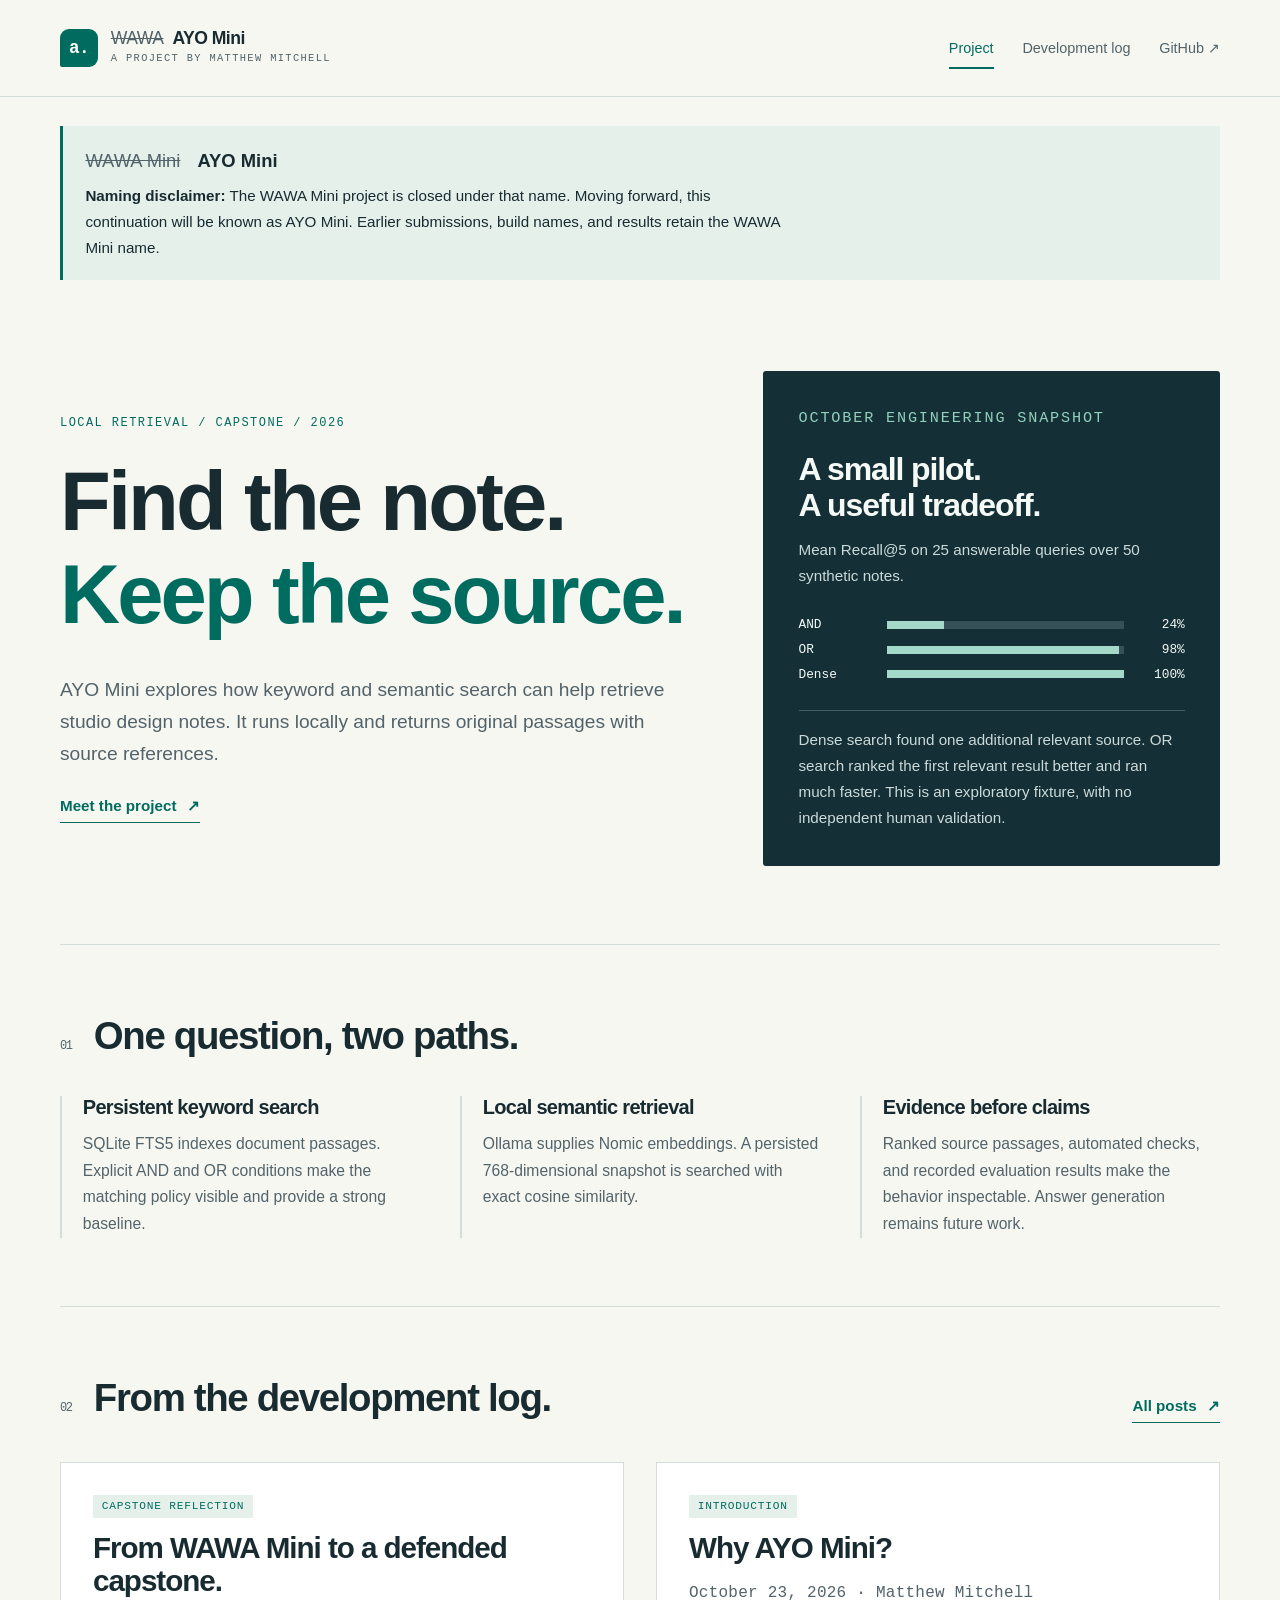
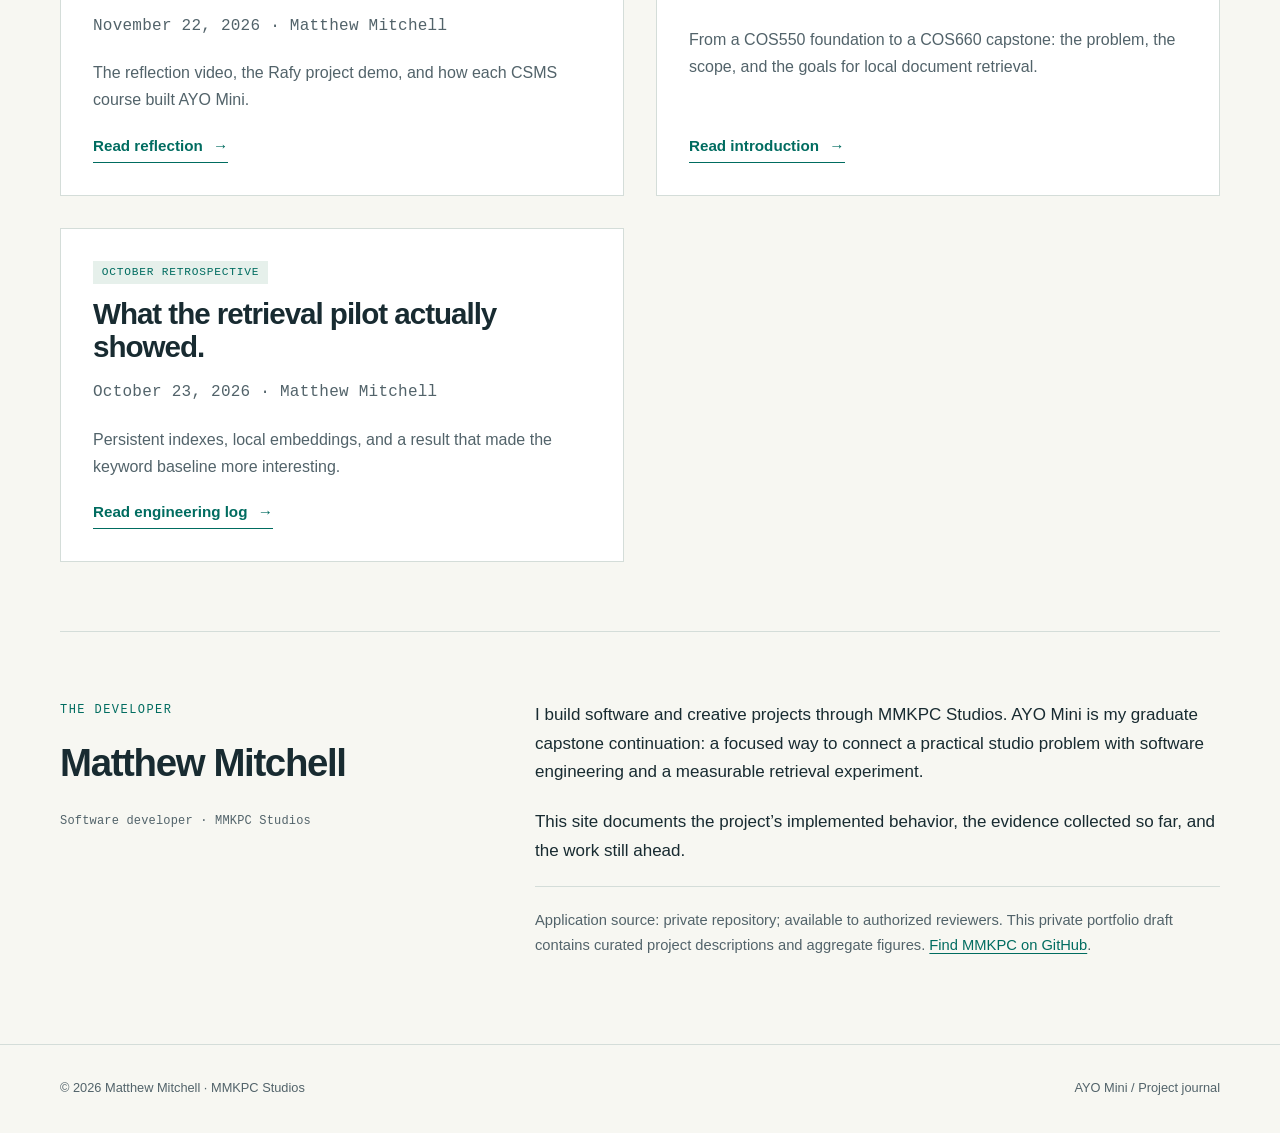
<file: index.html>
<!doctype html>
<html lang="en">
<head>
  <meta charset="utf-8">
  <meta name="viewport" content="width=device-width, initial-scale=1">
  <meta name="description" content="AYO Mini, formerly WAWA Mini: a local document-retrieval capstone by Matthew Mitchell. System design, measured results, and development notes.">
  <meta name="theme-color" content="#142f35">
  <title>AYO Mini — Matthew Mitchell</title>
  <link rel="stylesheet" href="assets/styles.css">
</head>
<body>
  <a class="skip" href="#main">Skip to content</a>
  <header class="site-header">
    <div class="wrap header-inner">
      <a class="brand" href="index.html" aria-label="AYO Mini home, formerly WAWA Mini"><span class="brand-mark" aria-hidden="true">a.</span><span><s>WAWA</s> AYO Mini<small>A project by Matthew Mitchell</small></span></a>
      <nav class="site-nav" aria-label="Main navigation"><a href="index.html" aria-current="page">Project</a><a href="posts/index.html">Development log</a><a href="https://github.com/MMKPC">GitHub ↗</a></nav>
    </div>
  </header>
  <main id="main" class="wrap" tabindex="-1">
    <aside class="naming-note" role="note" aria-label="Project naming disclaimer">
      <p class="rename-title"><s>WAWA Mini</s> <strong>AYO Mini</strong></p>
      <p><strong>Naming disclaimer:</strong> The WAWA Mini project is closed under that name. Moving forward, this continuation will be known as AYO Mini. Earlier submissions, build names, and results retain the WAWA Mini name.</p>
    </aside>
    <section class="hero" aria-labelledby="hero-title">
      <div>
        <p class="eyebrow">Local retrieval / Capstone / 2026</p>
        <h1 id="hero-title">Find the note.<br><em>Keep the source.</em></h1>
        <p class="lede">AYO Mini explores how keyword and semantic search can help retrieve studio design notes. It runs locally and returns original passages with source references.</p>
        <a class="text-link" href="posts/introducing-wawa-mini.html">Meet the project <span aria-hidden="true">↗</span></a>
      </div>
      <aside class="study-card" aria-labelledby="pilot-title">
        <p class="eyebrow">October engineering snapshot</p>
        <h2 id="pilot-title">A small pilot.<br>A useful tradeoff.</h2>
        <p>Mean Recall@5 on 25 answerable queries over 50 synthetic notes.</p>
        <div class="signal" role="img" aria-label="Recall at 5: AND 24 percent, OR 98 percent, dense 100 percent">
          <div class="signal-row" aria-hidden="true"><span>AND</span><div class="signal-track"><div class="signal-fill" style="width:24%"></div></div><span>24%</span></div>
          <div class="signal-row" aria-hidden="true"><span>OR</span><div class="signal-track"><div class="signal-fill" style="width:98%"></div></div><span>98%</span></div>
          <div class="signal-row" aria-hidden="true"><span>Dense</span><div class="signal-track"><div class="signal-fill" style="width:100%"></div></div><span>100%</span></div>
        </div>
        <p class="study-note">Dense search found one additional relevant source. OR search ranked the first relevant result better and ran much faster. This is an exploratory fixture, with no independent human validation.</p>
      </aside>
    </section>
    <section class="section" aria-labelledby="system-title">
      <div class="section-heading"><h2 id="system-title"><span class="section-number">01</span> One question, two paths.</h2></div>
      <div class="overview">
        <article><h3>Persistent keyword search</h3><p>SQLite FTS5 indexes document passages. Explicit AND and OR conditions make the matching policy visible and provide a strong baseline.</p></article>
        <article><h3>Local semantic retrieval</h3><p>Ollama supplies Nomic embeddings. A persisted 768-dimensional snapshot is searched with exact cosine similarity.</p></article>
        <article><h3>Evidence before claims</h3><p>Ranked source passages, automated checks, and recorded evaluation results make the behavior inspectable. Answer generation remains future work.</p></article>
      </div>
    </section>
    <section class="section" aria-labelledby="journal-title">
      <div class="section-heading"><h2 id="journal-title"><span class="section-number">02</span> From the development log.</h2><a class="text-link" href="posts/index.html">All posts <span aria-hidden="true">↗</span></a></div>
      <div class="journal-grid">
        <article class="entry-card"><span class="topic">Capstone reflection</span><h3><a href="posts/capstone-reflection.html">From WAWA Mini to a defended capstone.</a></h3><p class="meta"><time datetime="2026-11-22">November 22, 2026</time> · Matthew Mitchell</p><p>The reflection video, the Rafy project demo, and how each CSMS course built AYO Mini.</p><a class="text-link" href="posts/capstone-reflection.html">Read reflection <span aria-hidden="true">→</span></a></article>
        <article class="entry-card"><span class="topic">Introduction</span><h3><a href="posts/introducing-wawa-mini.html">Why AYO Mini?</a></h3><p class="meta"><time datetime="2026-10-23">October 23, 2026</time> · Matthew Mitchell</p><p>From a COS550 foundation to a COS660 capstone: the problem, the scope, and the goals for local document retrieval.</p><a class="text-link" href="posts/introducing-wawa-mini.html">Read introduction <span aria-hidden="true">→</span></a></article>
        <article class="entry-card"><span class="topic">October retrospective</span><h3><a href="posts/building-local-retrieval.html">What the retrieval pilot actually showed.</a></h3><p class="meta"><time datetime="2026-10-23">October 23, 2026</time> · Matthew Mitchell</p><p>Persistent indexes, local embeddings, and a result that made the keyword baseline more interesting.</p><a class="text-link" href="posts/building-local-retrieval.html">Read engineering log <span aria-hidden="true">→</span></a></article>
      </div>
    </section>
    <section class="section about" aria-labelledby="about-title">
      <div><p class="eyebrow">The developer</p><h2 id="about-title">Matthew Mitchell</h2><p class="meta">Software developer · MMKPC Studios</p></div>
      <div><p>I build software and creative projects through MMKPC Studios. AYO Mini is my graduate capstone continuation: a focused way to connect a practical studio problem with software engineering and a measurable retrieval experiment.</p><p>This site documents the project’s implemented behavior, the evidence collected so far, and the work still ahead.</p><p class="access-note">Application source: private repository; available to authorized reviewers. This private portfolio draft contains curated project descriptions and aggregate figures. <a href="https://github.com/MMKPC">Find MMKPC on GitHub</a>.</p></div>
    </section>
  </main>
  <footer class="site-footer"><div class="wrap footer-inner"><p>© 2026 Matthew Mitchell · MMKPC Studios</p><p>AYO Mini / Project journal</p></div></footer>
</body>
</html>
</file>
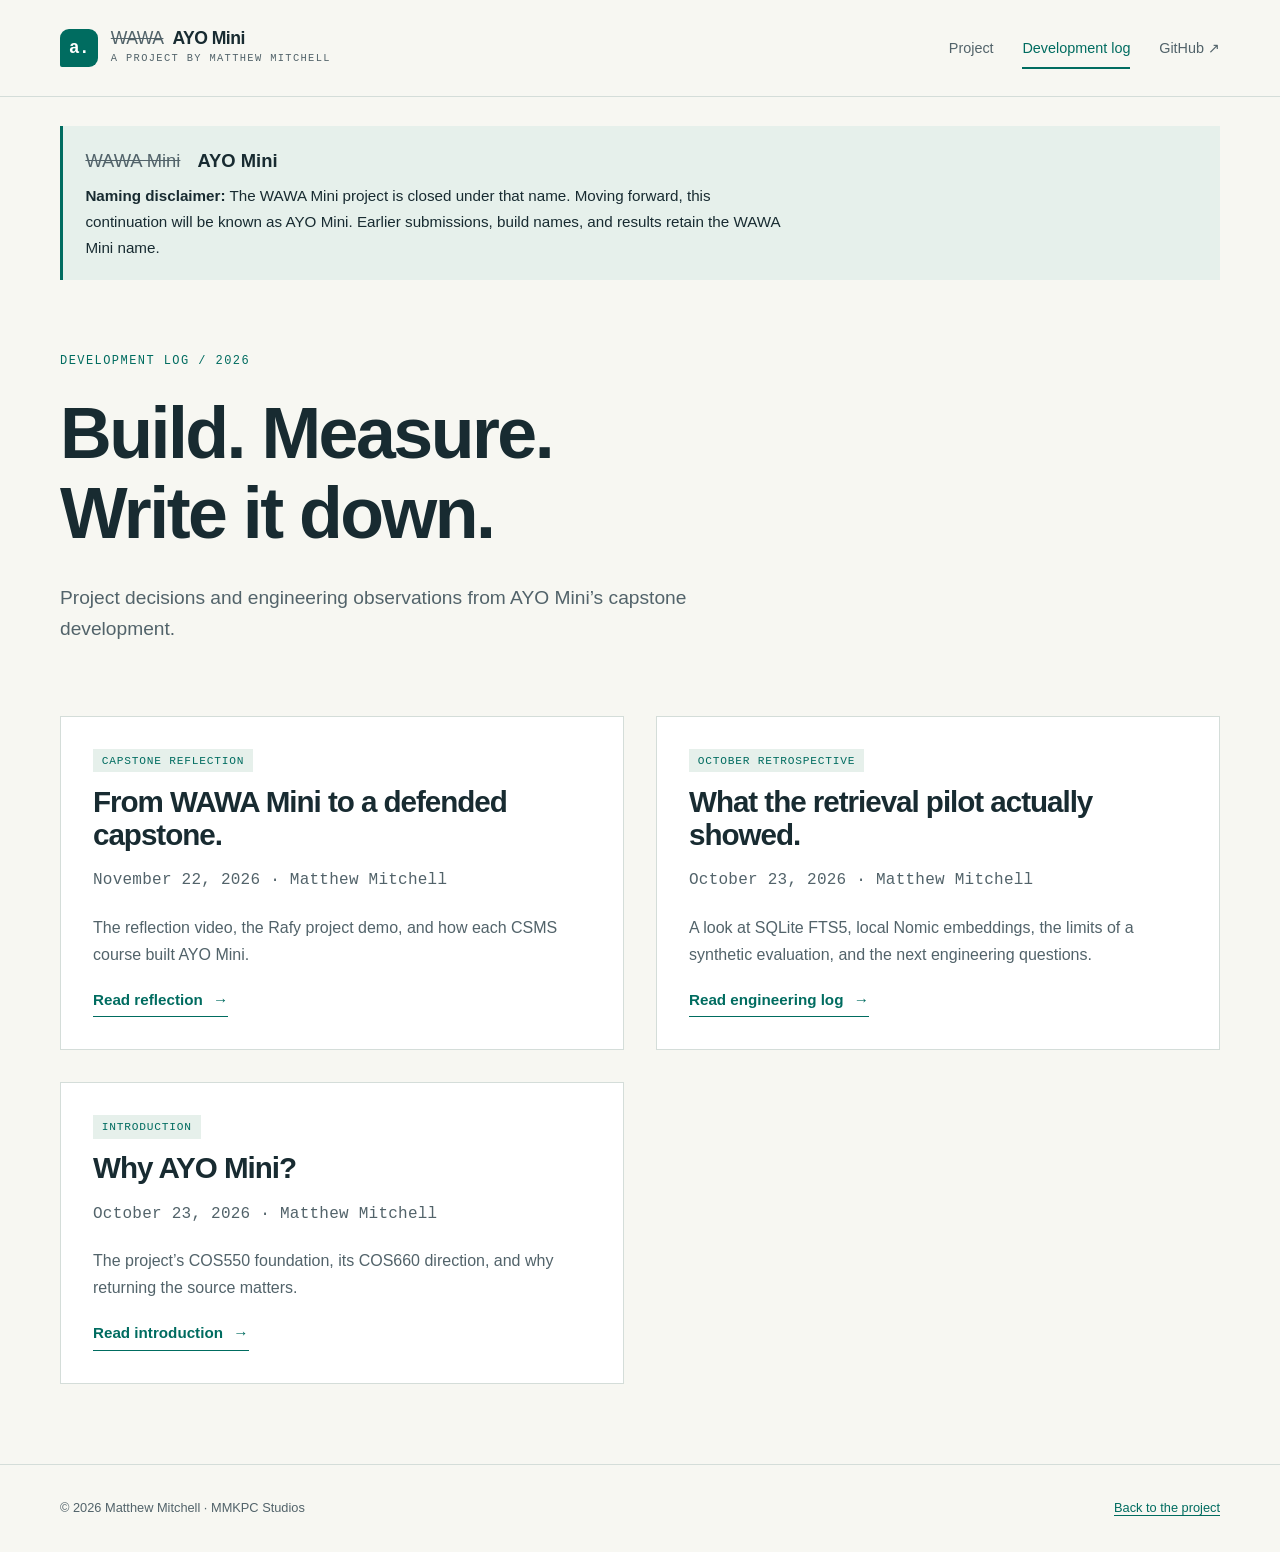
<file: posts/index.html>
<!doctype html>
<html lang="en">
<head>
  <meta charset="utf-8">
  <meta name="viewport" content="width=device-width, initial-scale=1">
  <meta name="description" content="Development notes and monthly retrospectives for AYO Mini, formerly WAWA Mini, a local document-retrieval capstone by Matthew Mitchell.">
  <meta name="theme-color" content="#142f35">
  <title>Development Log — AYO Mini</title>
  <link rel="stylesheet" href="../assets/styles.css">
</head>
<body>
  <a class="skip" href="#main">Skip to content</a>
  <header class="site-header"><div class="wrap header-inner"><a class="brand" href="../index.html" aria-label="AYO Mini home, formerly WAWA Mini"><span class="brand-mark" aria-hidden="true">a.</span><span><s>WAWA</s> AYO Mini<small>A project by Matthew Mitchell</small></span></a><nav class="site-nav" aria-label="Main navigation"><a href="../index.html">Project</a><a href="index.html" aria-current="page">Development log</a><a href="https://github.com/MMKPC">GitHub ↗</a></nav></div></header>
  <main id="main" class="wrap archive" tabindex="-1">
    <aside class="naming-note" role="note" aria-label="Project naming disclaimer">
      <p class="rename-title"><s>WAWA Mini</s> <strong>AYO Mini</strong></p>
      <p><strong>Naming disclaimer:</strong> The WAWA Mini project is closed under that name. Moving forward, this continuation will be known as AYO Mini. Earlier submissions, build names, and results retain the WAWA Mini name.</p>
    </aside>
    <div class="page-header"><p class="eyebrow">Development log / 2026</p><h1>Build. Measure.<br>Write it down.</h1><p class="lede">Project decisions and engineering observations from AYO Mini’s capstone development.</p></div>
    <div class="journal-grid">
      <article class="entry-card"><span class="topic">Capstone reflection</span><h3><a href="capstone-reflection.html">From WAWA Mini to a defended capstone.</a></h3><p class="meta"><time datetime="2026-11-22">November 22, 2026</time> · Matthew Mitchell</p><p>The reflection video, the Rafy project demo, and how each CSMS course built AYO Mini.</p><a class="text-link" href="capstone-reflection.html">Read reflection <span aria-hidden="true">→</span></a></article>
      <article class="entry-card"><span class="topic">October retrospective</span><h3><a href="building-local-retrieval.html">What the retrieval pilot actually showed.</a></h3><p class="meta"><time datetime="2026-10-23">October 23, 2026</time> · Matthew Mitchell</p><p>A look at SQLite FTS5, local Nomic embeddings, the limits of a synthetic evaluation, and the next engineering questions.</p><a class="text-link" href="building-local-retrieval.html">Read engineering log <span aria-hidden="true">→</span></a></article>
      <article class="entry-card"><span class="topic">Introduction</span><h3><a href="introducing-wawa-mini.html">Why AYO Mini?</a></h3><p class="meta"><time datetime="2026-10-23">October 23, 2026</time> · Matthew Mitchell</p><p>The project’s COS550 foundation, its COS660 direction, and why returning the source matters.</p><a class="text-link" href="introducing-wawa-mini.html">Read introduction <span aria-hidden="true">→</span></a></article>
    </div>
  </main>
  <footer class="site-footer"><div class="wrap footer-inner"><p>© 2026 Matthew Mitchell · MMKPC Studios</p><p><a href="../index.html">Back to the project</a></p></div></footer>
</body>
</html>
</file>
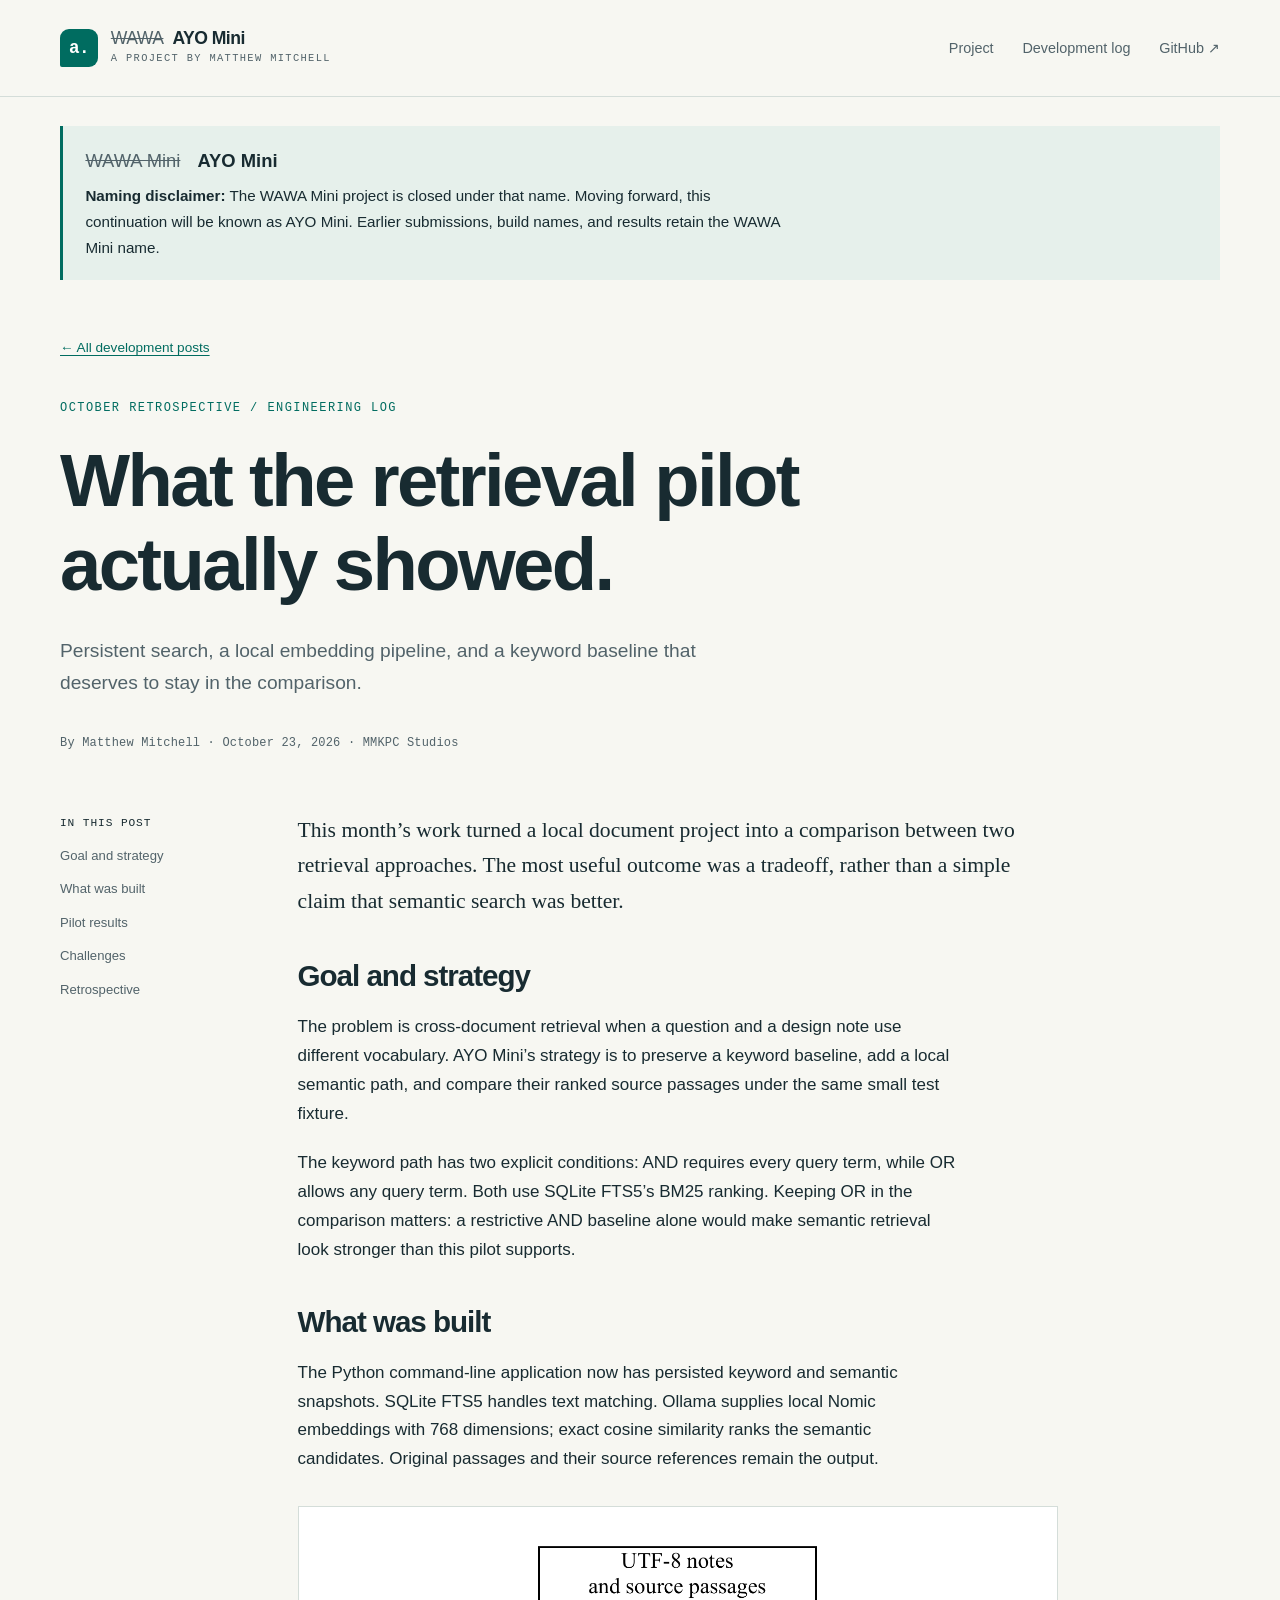
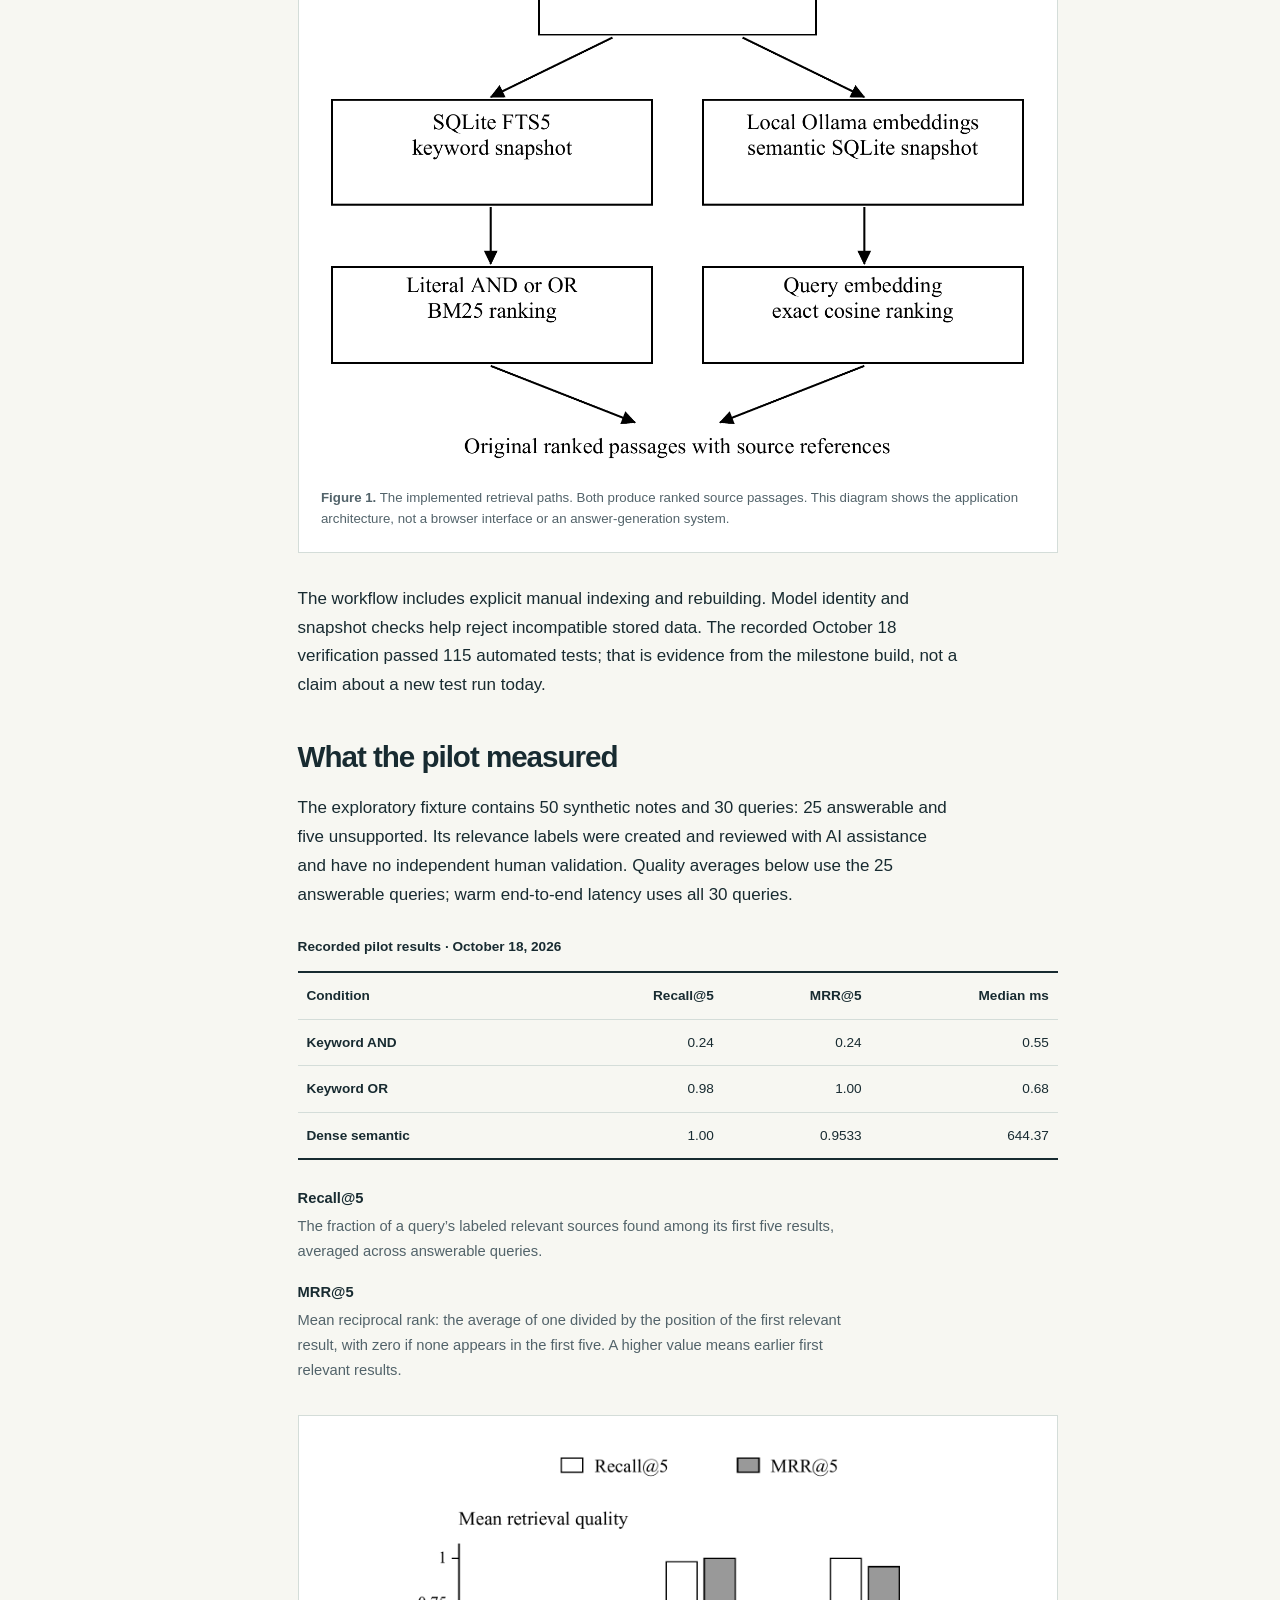
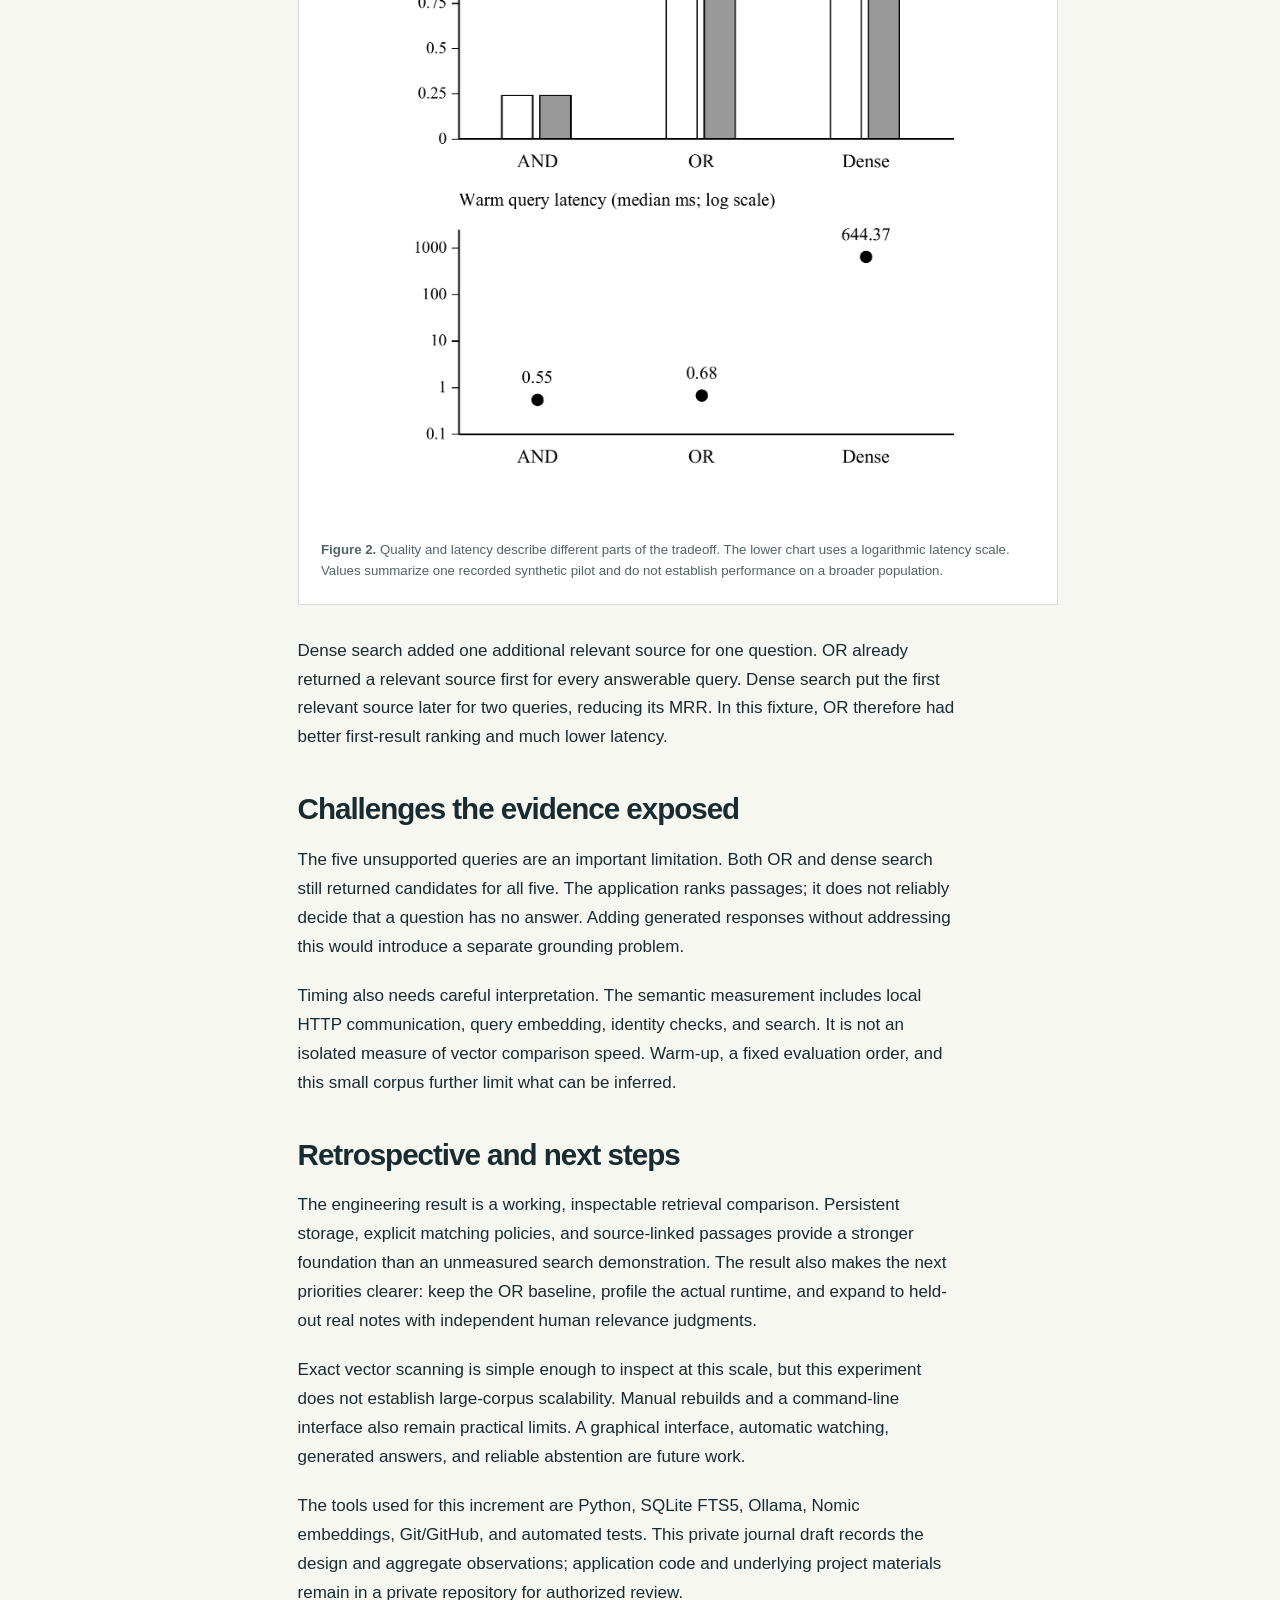
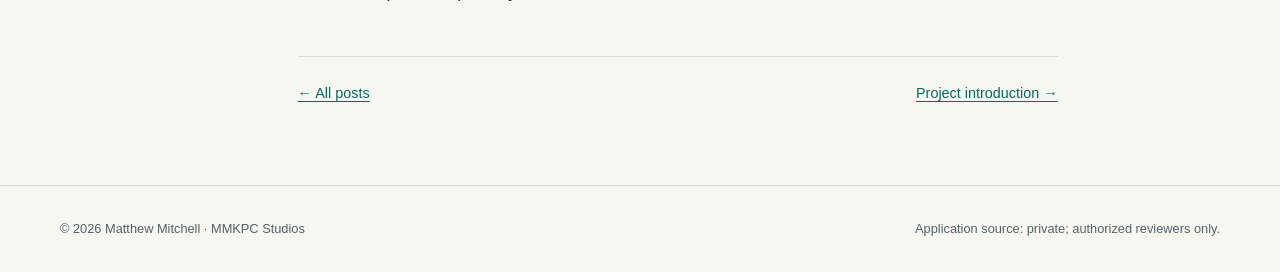
<file: posts/building-local-retrieval.html>
<!doctype html>
<html lang="en">
<head>
  <meta charset="utf-8">
  <meta name="viewport" content="width=device-width, initial-scale=1">
  <meta name="description" content="October AYO Mini retrospective, continuing WAWA Mini: persistent SQLite search, local embeddings, synthetic pilot results, and the limits of the evidence.">
  <meta name="theme-color" content="#142f35">
  <title>What the Retrieval Pilot Actually Showed — AYO Mini</title>
  <link rel="stylesheet" href="../assets/styles.css">
</head>
<body>
  <a class="skip" href="#main">Skip to content</a>
  <header class="site-header"><div class="wrap header-inner"><a class="brand" href="../index.html" aria-label="AYO Mini home, formerly WAWA Mini"><span class="brand-mark" aria-hidden="true">a.</span><span><s>WAWA</s> AYO Mini<small>A project by Matthew Mitchell</small></span></a><nav class="site-nav" aria-label="Main navigation"><a href="../index.html">Project</a><a href="index.html">Development log</a><a href="https://github.com/MMKPC">GitHub ↗</a></nav></div></header>
  <main id="main" class="wrap" tabindex="-1">
    <aside class="naming-note" role="note" aria-label="Project naming disclaimer">
      <p class="rename-title"><s>WAWA Mini</s> <strong>AYO Mini</strong></p>
      <p><strong>Naming disclaimer:</strong> The WAWA Mini project is closed under that name. Moving forward, this continuation will be known as AYO Mini. Earlier submissions, build names, and results retain the WAWA Mini name.</p>
    </aside>
    <header class="article-header"><a class="breadcrumb" href="index.html">← All development posts</a><p class="eyebrow">October retrospective / Engineering log</p><h1>What the retrieval pilot actually showed.</h1><p class="lede">Persistent search, a local embedding pipeline, and a keyword baseline that deserves to stay in the comparison.</p><p class="meta">By Matthew Mitchell · <time datetime="2026-10-23">October 23, 2026</time> · MMKPC Studios</p></header>
    <div class="article-layout">
      <aside class="article-aside" aria-label="On this page"><strong>In this post</strong><a href="#goal">Goal and strategy</a><a href="#implementation">What was built</a><a href="#results">Pilot results</a><a href="#challenges">Challenges</a><a href="#retrospective">Retrospective</a></aside>
      <article class="article-body" aria-label="October engineering retrospective">
        <p class="opening">This month’s work turned a local document project into a comparison between two retrieval approaches. The most useful outcome was a tradeoff, rather than a simple claim that semantic search was better.</p>
        <h2 id="goal">Goal and strategy</h2>
        <p>The problem is cross-document retrieval when a question and a design note use different vocabulary. AYO Mini’s strategy is to preserve a keyword baseline, add a local semantic path, and compare their ranked source passages under the same small test fixture.</p>
        <p>The keyword path has two explicit conditions: AND requires every query term, while OR allows any query term. Both use SQLite FTS5’s BM25 ranking. Keeping OR in the comparison matters: a restrictive AND baseline alone would make semantic retrieval look stronger than this pilot supports.</p>
        <h2 id="implementation">What was built</h2>
        <p>The Python command-line application now has persisted keyword and semantic snapshots. SQLite FTS5 handles text matching. Ollama supplies local Nomic embeddings with 768 dimensions; exact cosine similarity ranks the semantic candidates. Original passages and their source references remain the output.</p>
        <figure><img src="../assets/architecture.png" width="1400" height="1056" alt="Document passages split into SQLite FTS5 keyword indexing and local Ollama semantic indexing. AND or OR with BM25 and query embeddings with exact cosine ranking both return ranked original passages with source references." loading="lazy" decoding="async"><figcaption><strong>Figure 1.</strong> The implemented retrieval paths. Both produce ranked source passages. This diagram shows the application architecture, not a browser interface or an answer-generation system.</figcaption></figure>
        <p>The workflow includes explicit manual indexing and rebuilding. Model identity and snapshot checks help reject incompatible stored data. The recorded October 18 verification passed 115 automated tests; that is evidence from the milestone build, not a claim about a new test run today.</p>
        <h2 id="results">What the pilot measured</h2>
        <p>The exploratory fixture contains 50 synthetic notes and 30 queries: 25 answerable and five unsupported. Its relevance labels were created and reviewed with AI assistance and have no independent human validation. Quality averages below use the 25 answerable queries; warm end-to-end latency uses all 30 queries.</p>
        <table class="results-table"><caption>Recorded pilot results · October 18, 2026</caption><thead><tr><th scope="col">Condition</th><th scope="col">Recall@5</th><th scope="col">MRR@5</th><th scope="col">Median ms</th></tr></thead><tbody><tr><th scope="row">Keyword AND</th><td>0.24</td><td>0.24</td><td>0.55</td></tr><tr><th scope="row">Keyword OR</th><td>0.98</td><td>1.00</td><td>0.68</td></tr><tr><th scope="row">Dense semantic</th><td>1.00</td><td>0.9533</td><td>644.37</td></tr></tbody></table>
        <dl class="result-definitions"><dt>Recall@5</dt><dd>The fraction of a query’s labeled relevant sources found among its first five results, averaged across answerable queries.</dd><dt>MRR@5</dt><dd>Mean reciprocal rank: the average of one divided by the position of the first relevant result, with zero if none appears in the first five. A higher value means earlier first relevant results.</dd></dl>
        <figure class="results"><img src="../assets/tradeoff.png" width="1400" height="1589" alt="Recall at 5 and MRR at 5 are both 0.24 for AND; OR scores 0.98 and 1.00; dense scores 1.00 and approximately 0.9533. Median warm latency is 0.55, 0.68, and 644.37 milliseconds, respectively, shown on a logarithmic axis." loading="lazy" decoding="async"><figcaption><strong>Figure 2.</strong> Quality and latency describe different parts of the tradeoff. The lower chart uses a logarithmic latency scale. Values summarize one recorded synthetic pilot and do not establish performance on a broader population.</figcaption></figure>
        <p>Dense search added one additional relevant source for one question. OR already returned a relevant source first for every answerable query. Dense search put the first relevant source later for two queries, reducing its MRR. In this fixture, OR therefore had better first-result ranking and much lower latency.</p>
        <h2 id="challenges">Challenges the evidence exposed</h2>
        <p>The five unsupported queries are an important limitation. Both OR and dense search still returned candidates for all five. The application ranks passages; it does not reliably decide that a question has no answer. Adding generated responses without addressing this would introduce a separate grounding problem.</p>
        <p>Timing also needs careful interpretation. The semantic measurement includes local HTTP communication, query embedding, identity checks, and search. It is not an isolated measure of vector comparison speed. Warm-up, a fixed evaluation order, and this small corpus further limit what can be inferred.</p>
        <h2 id="retrospective">Retrospective and next steps</h2>
        <p>The engineering result is a working, inspectable retrieval comparison. Persistent storage, explicit matching policies, and source-linked passages provide a stronger foundation than an unmeasured search demonstration. The result also makes the next priorities clearer: keep the OR baseline, profile the actual runtime, and expand to held-out real notes with independent human relevance judgments.</p>
        <p>Exact vector scanning is simple enough to inspect at this scale, but this experiment does not establish large-corpus scalability. Manual rebuilds and a command-line interface also remain practical limits. A graphical interface, automatic watching, generated answers, and reliable abstention are future work.</p>
        <p>The tools used for this increment are Python, SQLite FTS5, Ollama, Nomic embeddings, Git/GitHub, and automated tests. This private journal draft records the design and aggregate observations; application code and underlying project materials remain in a private repository for authorized review.</p>
        <nav class="article-end" aria-label="Article navigation"><a href="index.html">← All posts</a><a href="introducing-wawa-mini.html">Project introduction →</a></nav>
      </article>
    </div>
  </main>
  <footer class="site-footer"><div class="wrap footer-inner"><p>© 2026 Matthew Mitchell · MMKPC Studios</p><p>Application source: private; authorized reviewers only.</p></div></footer>
</body>
</html>
</file>
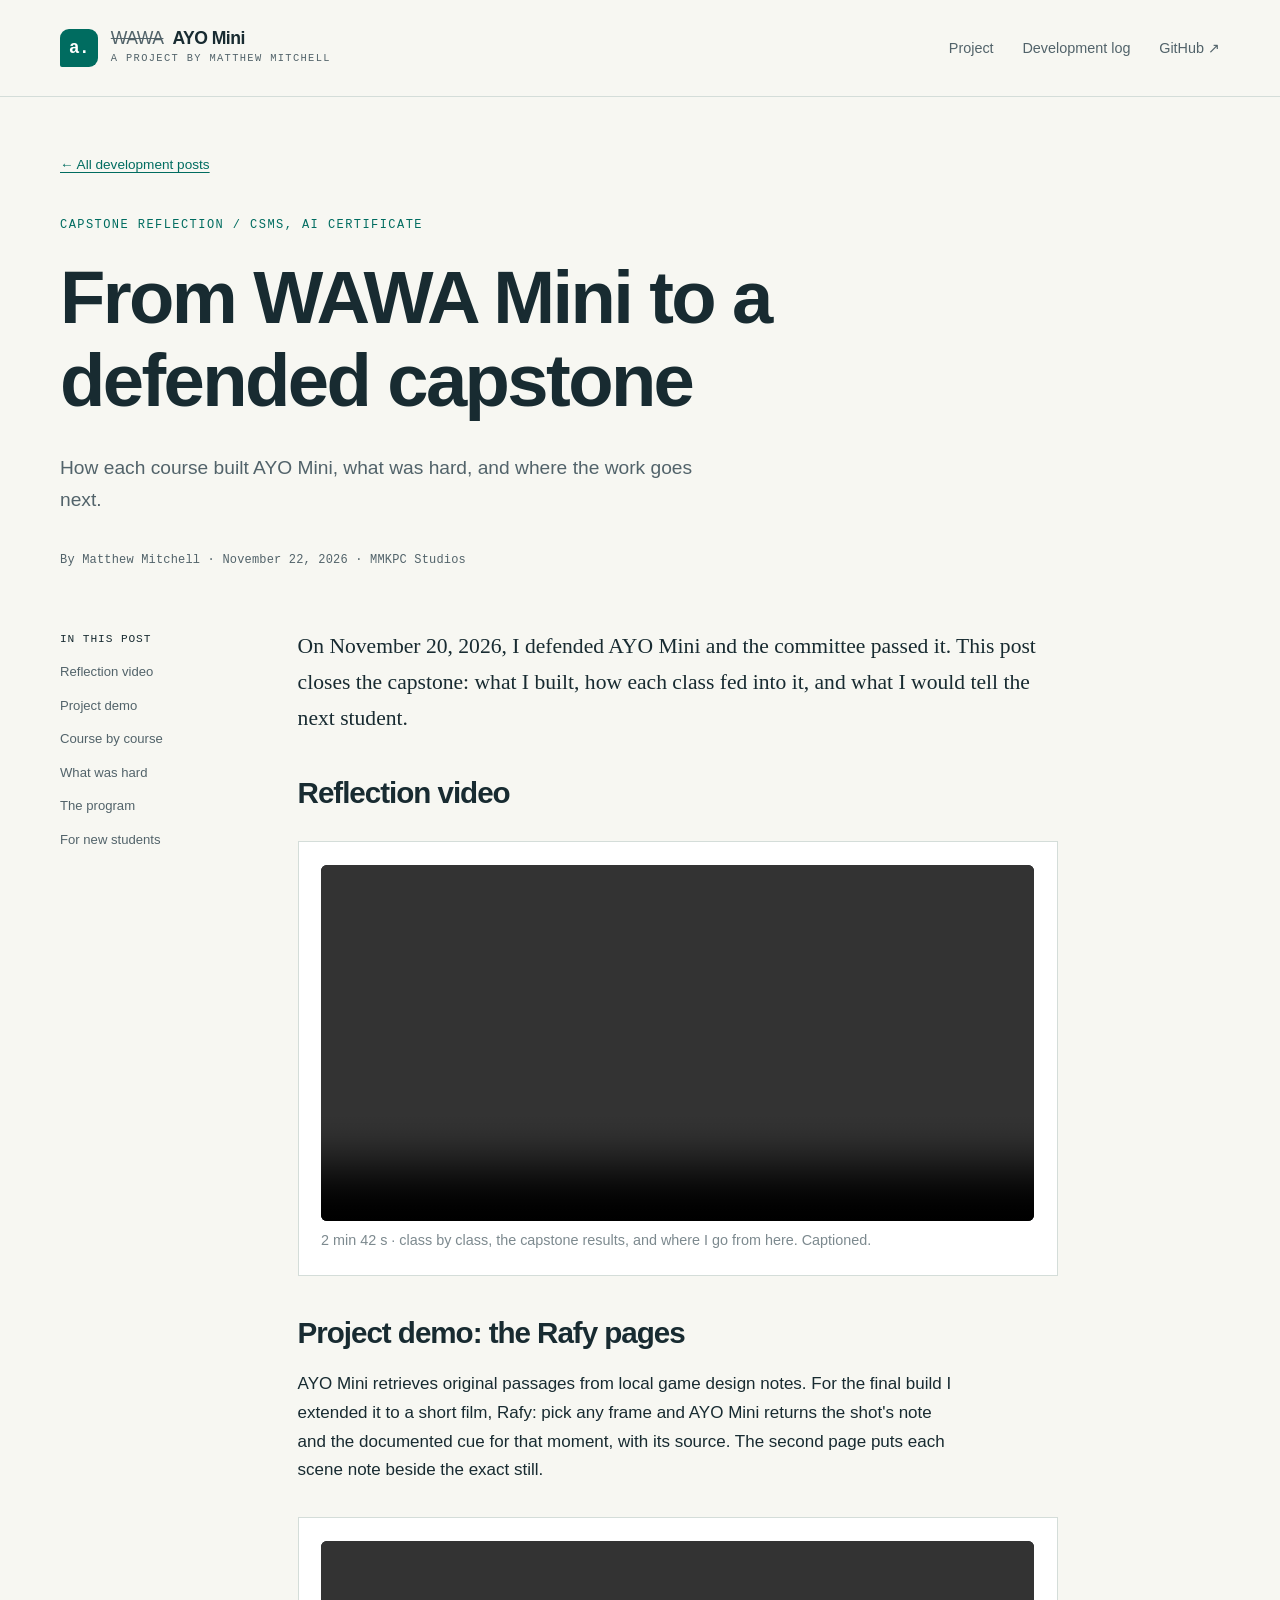
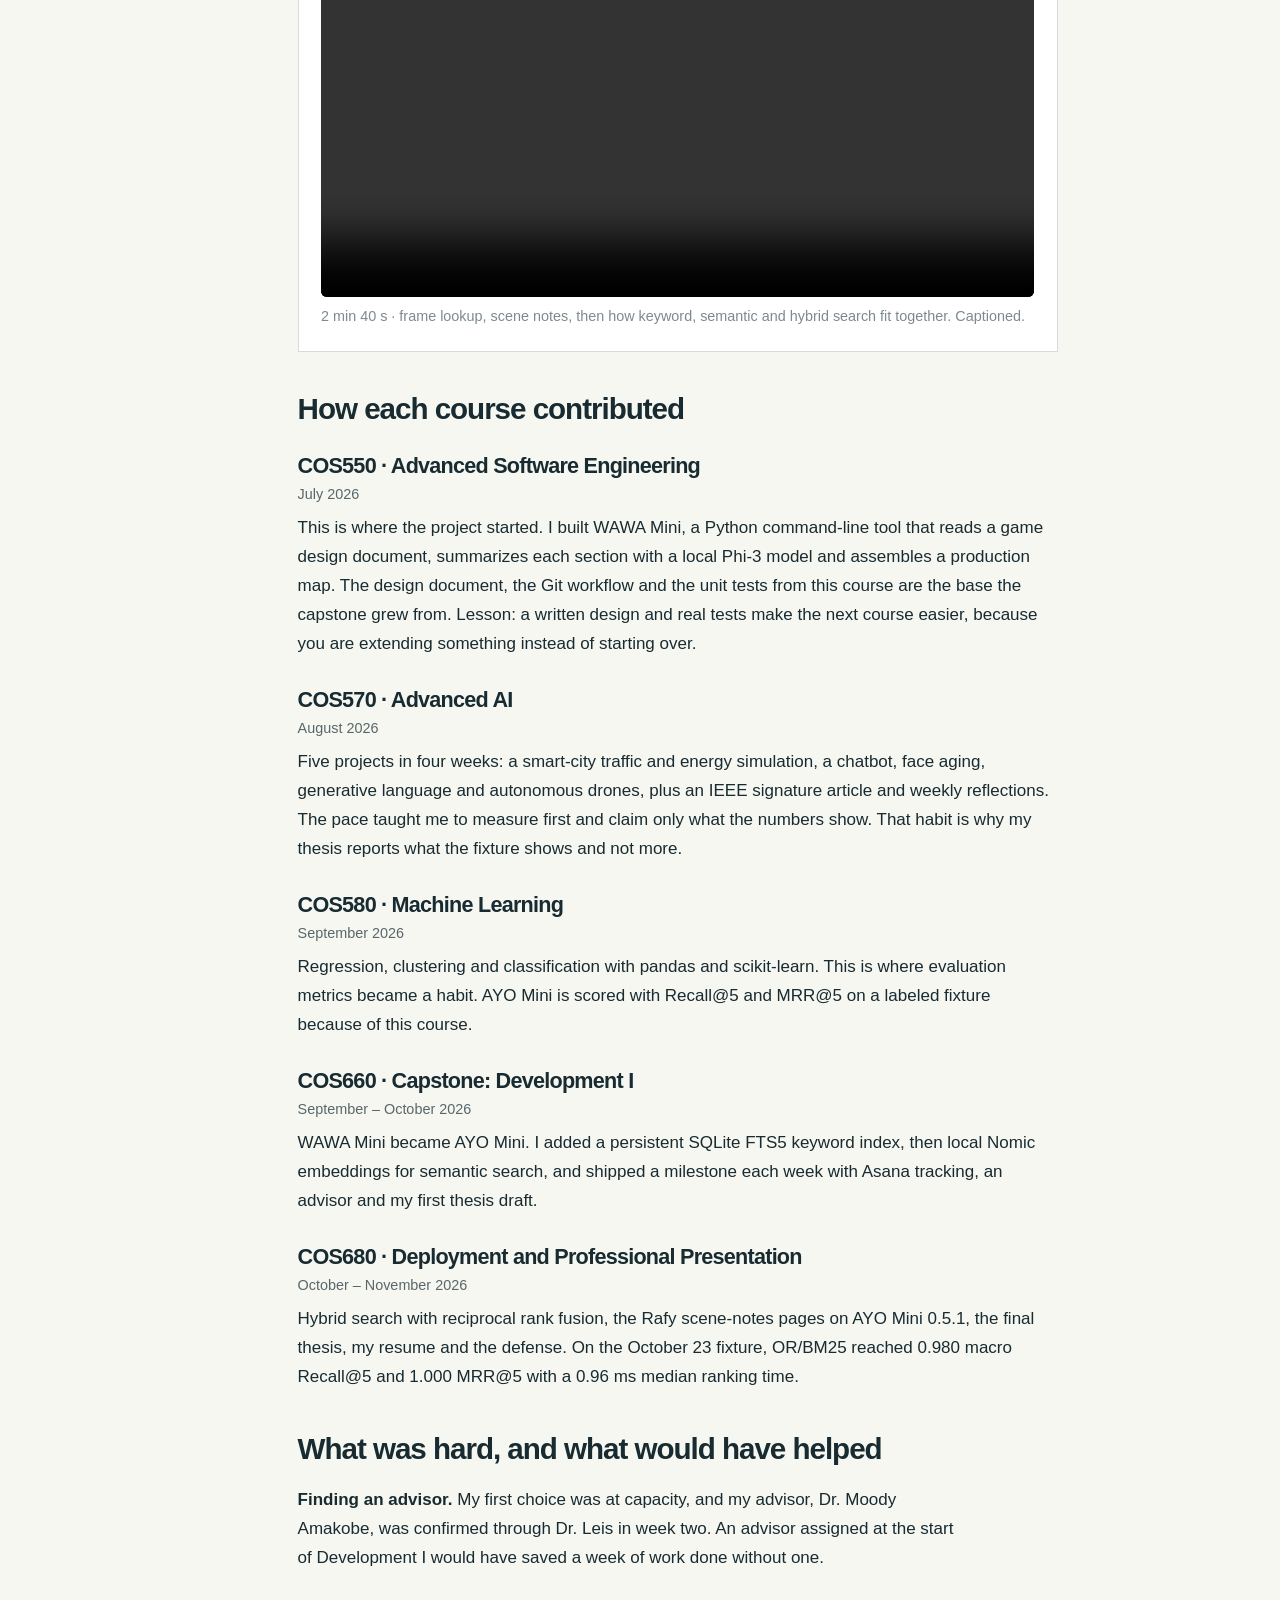
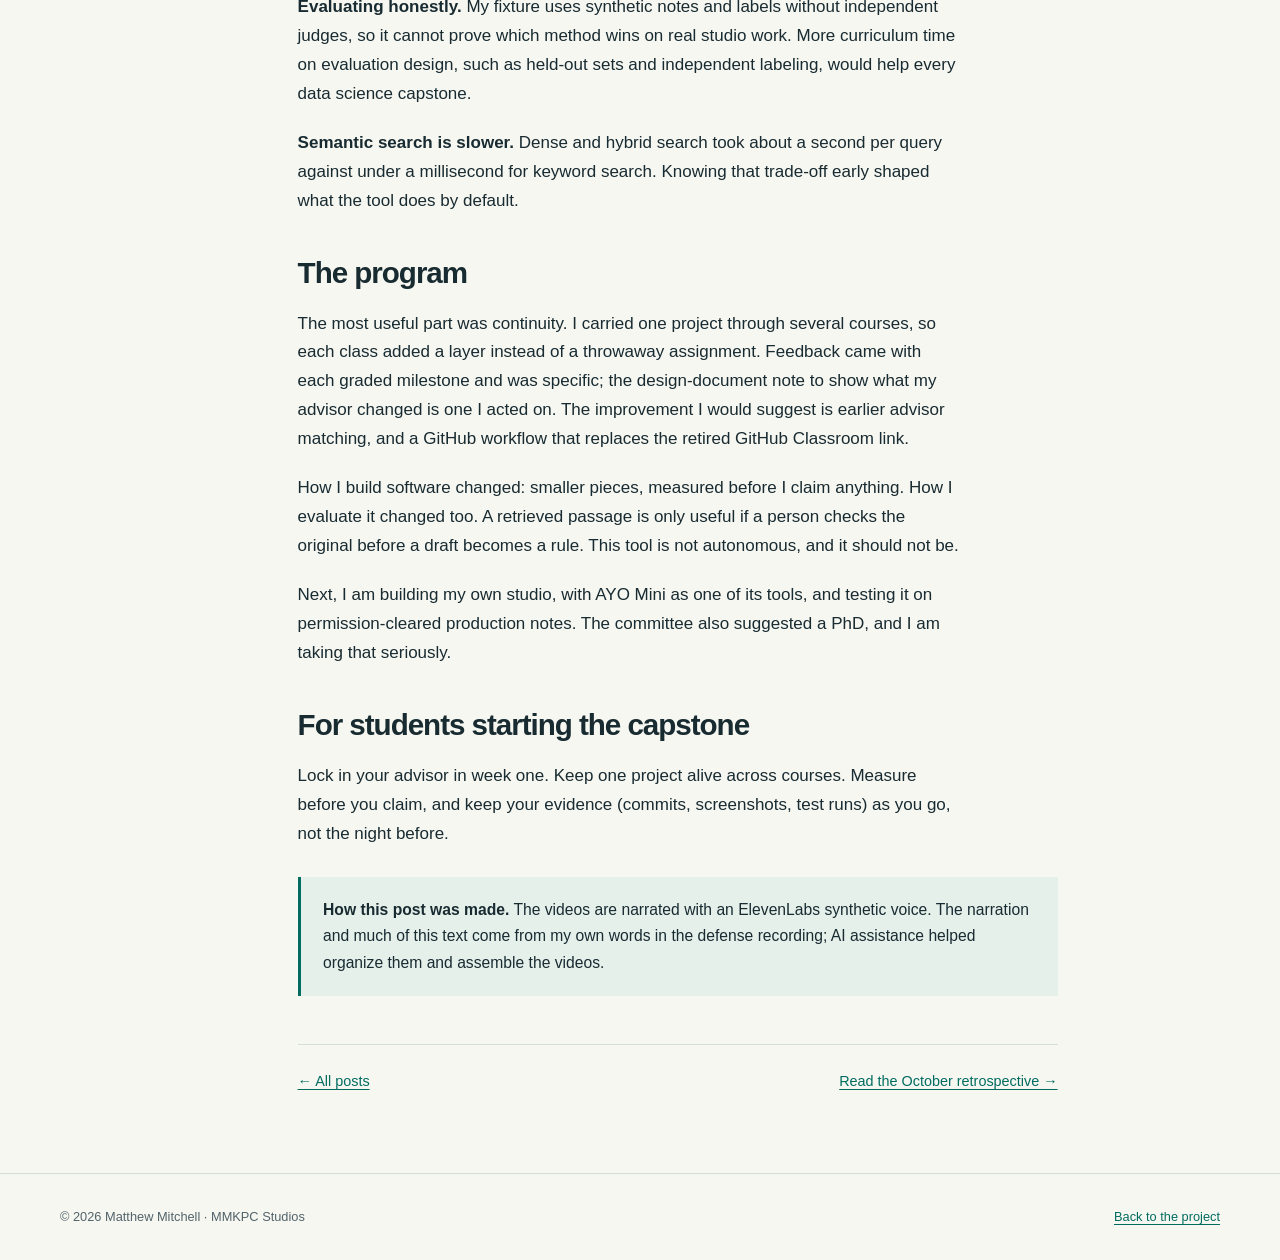
<file: posts/capstone-reflection.html>
<!doctype html>
<html lang="en">
<head>
  <meta charset="utf-8">
  <meta name="viewport" content="width=device-width, initial-scale=1">
  <meta name="description" content="Matthew Mitchell's capstone reflection: how each CSMS course built AYO Mini, what was hard, and where the work goes next.">
  <meta name="theme-color" content="#142f35">
  <title>Capstone reflection — AYO Mini</title>
  <link rel="stylesheet" href="../assets/styles.css">
  <style>
    .video-frame{margin:1.5rem 0 2rem}
    .video-frame video{width:100%;height:auto;display:block;border-radius:6px;background:#0d1117}
    .video-frame figcaption{font-size:.9rem;opacity:.75;margin-top:.5rem}
    .course{margin:1.75rem 0}
    .course h3{margin-bottom:.25rem}
    .course .when{font-size:.9rem;opacity:.7;margin:0 0 .5rem}
  </style>
</head>
<body>
  <a class="skip" href="#main">Skip to content</a>
  <header class="site-header"><div class="wrap header-inner"><a class="brand" href="../index.html" aria-label="AYO Mini home, formerly WAWA Mini"><span class="brand-mark" aria-hidden="true">a.</span><span><s>WAWA</s> AYO Mini<small>A project by Matthew Mitchell</small></span></a><nav class="site-nav" aria-label="Main navigation"><a href="../index.html">Project</a><a href="index.html">Development log</a><a href="https://github.com/MMKPC">GitHub ↗</a></nav></div></header>
  <main id="main" class="wrap" tabindex="-1">
    <header class="article-header"><a class="breadcrumb" href="index.html">← All development posts</a><p class="eyebrow">Capstone reflection / CSMS, AI Certificate</p><h1>From WAWA Mini to a defended capstone</h1><p class="lede">How each course built AYO Mini, what was hard, and where the work goes next.</p><p class="meta">By Matthew Mitchell · <time datetime="2026-11-22">November 22, 2026</time> · MMKPC Studios</p></header>
    <div class="article-layout">
      <aside class="article-aside" aria-label="On this page"><strong>In this post</strong><a href="#reflection">Reflection video</a><a href="#demo">Project demo</a><a href="#courses">Course by course</a><a href="#hard">What was hard</a><a href="#program">The program</a><a href="#advice">For new students</a></aside>
      <article class="article-body" aria-label="Capstone reflection">
        <p class="opening">On November 20, 2026, I defended AYO Mini and the committee passed it. This post closes the capstone: what I built, how each class fed into it, and what I would tell the next student.</p>

        <h2 id="reflection">Reflection video</h2>
        <figure class="video-frame">
          <video controls preload="metadata" src="../assets/video/Capstone_Portfolio_Reflection.mp4"></video>
          <figcaption>2 min 42 s · class by class, the capstone results, and where I go from here. Captioned.</figcaption>
        </figure>

        <h2 id="demo">Project demo: the Rafy pages</h2>
        <p>AYO Mini retrieves original passages from local game design notes. For the final build I extended it to a short film, Rafy: pick any frame and AYO Mini returns the shot's note and the documented cue for that moment, with its source. The second page puts each scene note beside the exact still.</p>
        <figure class="video-frame">
          <video controls preload="metadata" src="../assets/video/AYO_Mini_Rafy_Demo.mp4"></video>
          <figcaption>2 min 40 s · frame lookup, scene notes, then how keyword, semantic and hybrid search fit together. Captioned.</figcaption>
        </figure>

        <h2 id="courses">How each course contributed</h2>
        <section class="course"><h3>COS550 · Advanced Software Engineering</h3><p class="when">July 2026</p>
          <p>This is where the project started. I built WAWA Mini, a Python command-line tool that reads a game design document, summarizes each section with a local Phi-3 model and assembles a production map. The design document, the Git workflow and the unit tests from this course are the base the capstone grew from. Lesson: a written design and real tests make the next course easier, because you are extending something instead of starting over.</p></section>
        <section class="course"><h3>COS570 · Advanced AI</h3><p class="when">August 2026</p>
          <p>Five projects in four weeks: a smart-city traffic and energy simulation, a chatbot, face aging, generative language and autonomous drones, plus an IEEE signature article and weekly reflections. The pace taught me to measure first and claim only what the numbers show. That habit is why my thesis reports what the fixture shows and not more.</p></section>
        <section class="course"><h3>COS580 · Machine Learning</h3><p class="when">September 2026</p>
          <p>Regression, clustering and classification with pandas and scikit-learn. This is where evaluation metrics became a habit. AYO Mini is scored with Recall@5 and MRR@5 on a labeled fixture because of this course.</p></section>
        <section class="course"><h3>COS660 · Capstone: Development I</h3><p class="when">September – October 2026</p>
          <p>WAWA Mini became AYO Mini. I added a persistent SQLite FTS5 keyword index, then local Nomic embeddings for semantic search, and shipped a milestone each week with Asana tracking, an advisor and my first thesis draft.</p></section>
        <section class="course"><h3>COS680 · Deployment and Professional Presentation</h3><p class="when">October – November 2026</p>
          <p>Hybrid search with reciprocal rank fusion, the Rafy scene-notes pages on AYO Mini 0.5.1, the final thesis, my resume and the defense. On the October 23 fixture, OR/BM25 reached 0.980 macro Recall@5 and 1.000 MRR@5 with a 0.96 ms median ranking time.</p></section>

        <h2 id="hard">What was hard, and what would have helped</h2>
        <p><strong>Finding an advisor.</strong> My first choice was at capacity, and my advisor, Dr. Moody Amakobe, was confirmed through Dr. Leis in week two. An advisor assigned at the start of Development I would have saved a week of work done without one.</p>
        <p><strong>Evaluating honestly.</strong> My fixture uses synthetic notes and labels without independent judges, so it cannot prove which method wins on real studio work. More curriculum time on evaluation design, such as held-out sets and independent labeling, would help every data science capstone.</p>
        <p><strong>Semantic search is slower.</strong> Dense and hybrid search took about a second per query against under a millisecond for keyword search. Knowing that trade-off early shaped what the tool does by default.</p>

        <h2 id="program">The program</h2>
        <p>The most useful part was continuity. I carried one project through several courses, so each class added a layer instead of a throwaway assignment. Feedback came with each graded milestone and was specific; the design-document note to show what my advisor changed is one I acted on. The improvement I would suggest is earlier advisor matching, and a GitHub workflow that replaces the retired GitHub Classroom link.</p>
        <p>How I build software changed: smaller pieces, measured before I claim anything. How I evaluate it changed too. A retrieved passage is only useful if a person checks the original before a draft becomes a rule. This tool is not autonomous, and it should not be.</p>
        <p>Next, I am building my own studio, with AYO Mini as one of its tools, and testing it on permission-cleared production notes. The committee also suggested a PhD, and I am taking that seriously.</p>

        <h2 id="advice">For students starting the capstone</h2>
        <p>Lock in your advisor in week one. Keep one project alive across courses. Measure before you claim, and keep your evidence (commits, screenshots, test runs) as you go, not the night before.</p>

        <div class="callout"><p><strong>How this post was made.</strong> The videos are narrated with an ElevenLabs synthetic voice. The narration and much of this text come from my own words in the defense recording; AI assistance helped organize them and assemble the videos.</p></div>
        <nav class="article-end" aria-label="Article navigation"><a href="index.html">← All posts</a><a href="building-local-retrieval.html">Read the October retrospective →</a></nav>
      </article>
    </div>
  </main>
  <footer class="site-footer"><div class="wrap footer-inner"><p>© 2026 Matthew Mitchell · MMKPC Studios</p><p><a href="../index.html">Back to the project</a></p></div></footer>
</body>
</html>
</file>
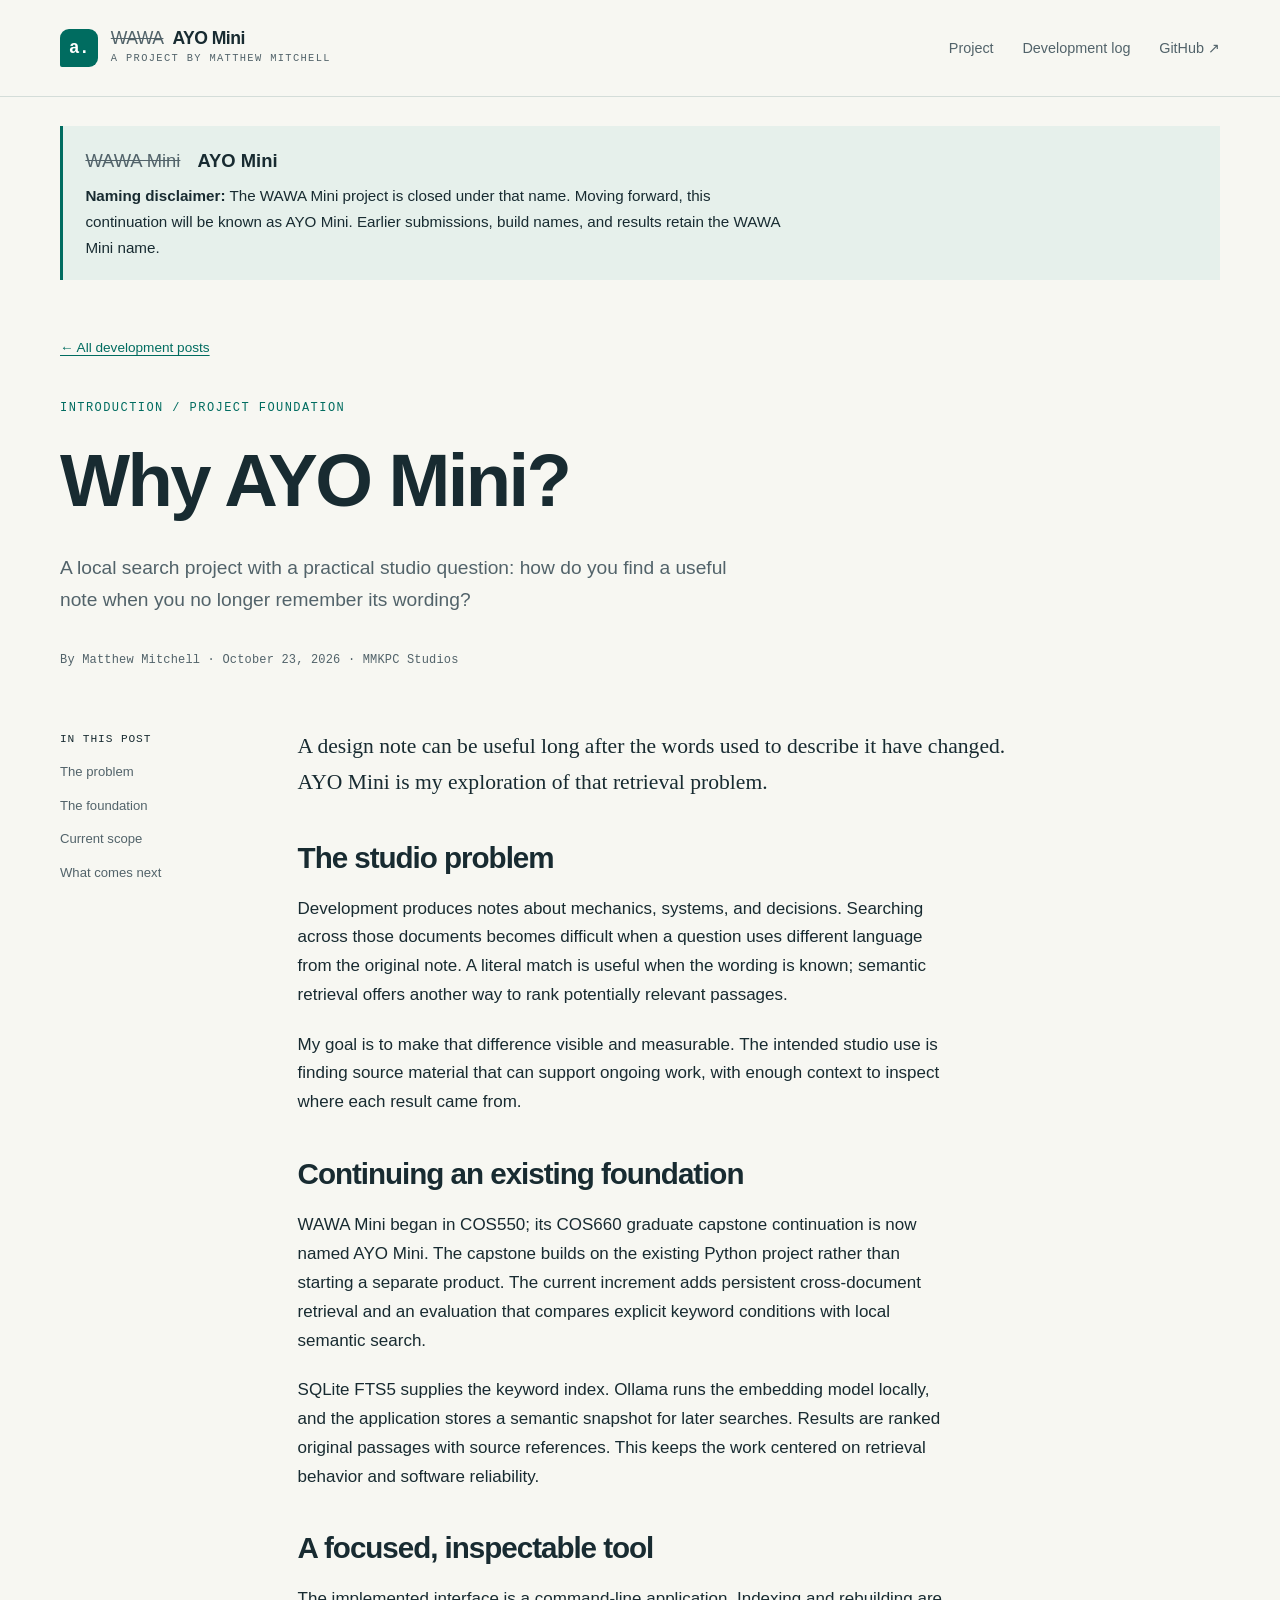
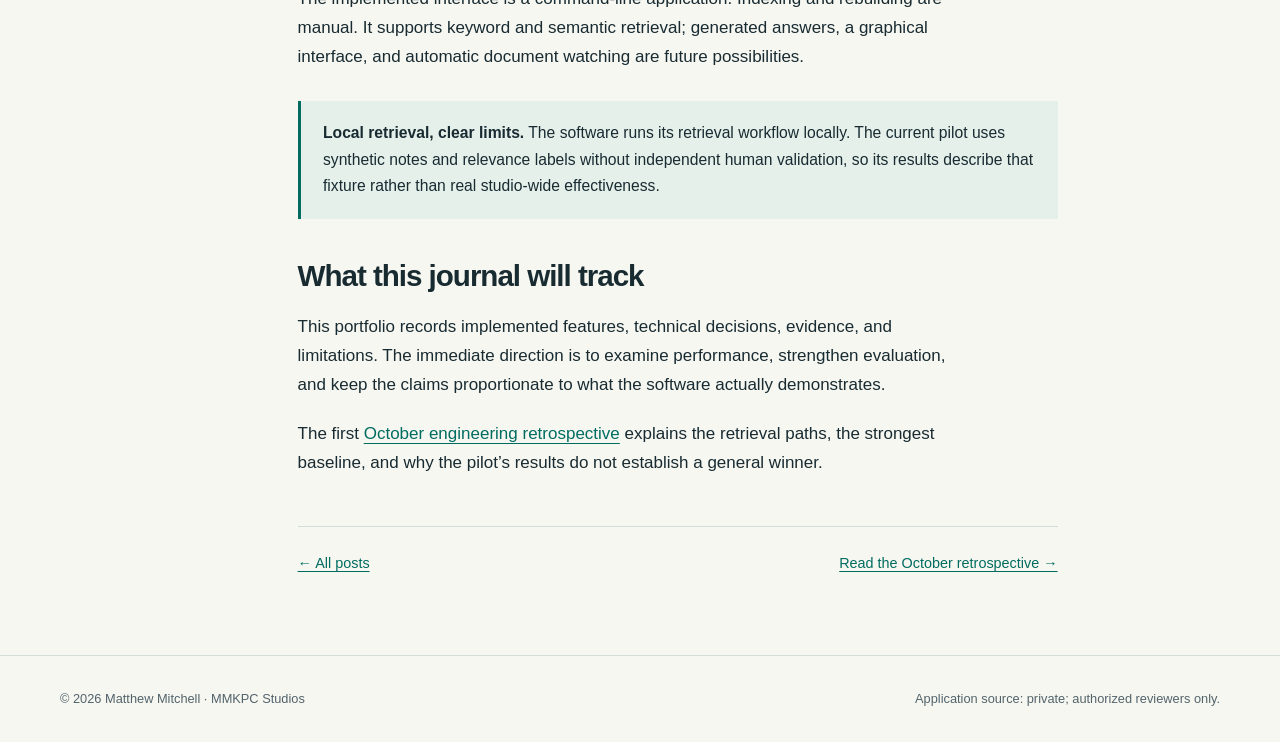
<file: posts/introducing-wawa-mini.html>
<!doctype html>
<html lang="en">
<head>
  <meta charset="utf-8">
  <meta name="viewport" content="width=device-width, initial-scale=1">
  <meta name="description" content="Introducing AYO Mini, formerly WAWA Mini: Matthew Mitchell’s capstone continuation exploring local search over studio design notes.">
  <meta name="theme-color" content="#142f35">
  <title>Why AYO Mini? — Development Log</title>
  <link rel="stylesheet" href="../assets/styles.css">
</head>
<body>
  <a class="skip" href="#main">Skip to content</a>
  <header class="site-header"><div class="wrap header-inner"><a class="brand" href="../index.html" aria-label="AYO Mini home, formerly WAWA Mini"><span class="brand-mark" aria-hidden="true">a.</span><span><s>WAWA</s> AYO Mini<small>A project by Matthew Mitchell</small></span></a><nav class="site-nav" aria-label="Main navigation"><a href="../index.html">Project</a><a href="index.html">Development log</a><a href="https://github.com/MMKPC">GitHub ↗</a></nav></div></header>
  <main id="main" class="wrap" tabindex="-1">
    <aside class="naming-note" role="note" aria-label="Project naming disclaimer">
      <p class="rename-title"><s>WAWA Mini</s> <strong>AYO Mini</strong></p>
      <p><strong>Naming disclaimer:</strong> The WAWA Mini project is closed under that name. Moving forward, this continuation will be known as AYO Mini. Earlier submissions, build names, and results retain the WAWA Mini name.</p>
    </aside>
    <header class="article-header"><a class="breadcrumb" href="index.html">← All development posts</a><p class="eyebrow">Introduction / Project foundation</p><h1>Why AYO Mini?</h1><p class="lede">A local search project with a practical studio question: how do you find a useful note when you no longer remember its wording?</p><p class="meta">By Matthew Mitchell · <time datetime="2026-10-23">October 23, 2026</time> · MMKPC Studios</p></header>
    <div class="article-layout">
      <aside class="article-aside" aria-label="On this page"><strong>In this post</strong><a href="#problem">The problem</a><a href="#foundation">The foundation</a><a href="#scope">Current scope</a><a href="#goals">What comes next</a></aside>
      <article class="article-body" aria-label="Why AYO Mini article">
        <p class="opening">A design note can be useful long after the words used to describe it have changed. AYO Mini is my exploration of that retrieval problem.</p>
        <h2 id="problem">The studio problem</h2>
        <p>Development produces notes about mechanics, systems, and decisions. Searching across those documents becomes difficult when a question uses different language from the original note. A literal match is useful when the wording is known; semantic retrieval offers another way to rank potentially relevant passages.</p>
        <p>My goal is to make that difference visible and measurable. The intended studio use is finding source material that can support ongoing work, with enough context to inspect where each result came from.</p>
        <h2 id="foundation">Continuing an existing foundation</h2>
        <p>WAWA Mini began in COS550; its COS660 graduate capstone continuation is now named AYO Mini. The capstone builds on the existing Python project rather than starting a separate product. The current increment adds persistent cross-document retrieval and an evaluation that compares explicit keyword conditions with local semantic search.</p>
        <p>SQLite FTS5 supplies the keyword index. Ollama runs the embedding model locally, and the application stores a semantic snapshot for later searches. Results are ranked original passages with source references. This keeps the work centered on retrieval behavior and software reliability.</p>
        <h2 id="scope">A focused, inspectable tool</h2>
        <p>The implemented interface is a command-line application. Indexing and rebuilding are manual. It supports keyword and semantic retrieval; generated answers, a graphical interface, and automatic document watching are future possibilities.</p>
        <div class="callout"><p><strong>Local retrieval, clear limits.</strong> The software runs its retrieval workflow locally. The current pilot uses synthetic notes and relevance labels without independent human validation, so its results describe that fixture rather than real studio-wide effectiveness.</p></div>
        <h2 id="goals">What this journal will track</h2>
        <p>This portfolio records implemented features, technical decisions, evidence, and limitations. The immediate direction is to examine performance, strengthen evaluation, and keep the claims proportionate to what the software actually demonstrates.</p>
        <p>The first <a href="building-local-retrieval.html">October engineering retrospective</a> explains the retrieval paths, the strongest baseline, and why the pilot’s results do not establish a general winner.</p>
        <nav class="article-end" aria-label="Article navigation"><a href="index.html">← All posts</a><a href="building-local-retrieval.html">Read the October retrospective →</a></nav>
      </article>
    </div>
  </main>
  <footer class="site-footer"><div class="wrap footer-inner"><p>© 2026 Matthew Mitchell · MMKPC Studios</p><p>Application source: private; authorized reviewers only.</p></div></footer>
</body>
</html>
</file>
<file: assets/styles.css>
/* AYO Mini (formerly WAWA Mini): static project journal. No external fonts or scripts. */
:root {
  --paper: #f7f7f2;
  --surface: #ffffff;
  --ink: #182b31;
  --muted: #52636a;
  --line: #d4ddd9;
  --accent: #006c60;
  --soft: #e6f0eb;
  --night: #142f35;
  --sans: Inter, "Segoe UI", Arial, sans-serif;
  --serif: Georgia, "Times New Roman", serif;
  --mono: "Cascadia Code", Consolas, monospace;
}
* { box-sizing: border-box; }
html { scroll-behavior: smooth; }
body { margin: 0; background: var(--paper); color: var(--ink); font: 1.0625rem/1.7 var(--sans); }
a { color: var(--accent); text-underline-offset: .22em; text-decoration-thickness: 1px; }
a:hover { text-decoration-thickness: 2px; }
a:focus-visible, summary:focus-visible { outline: 3px solid var(--accent); outline-offset: 5px; border-radius: 2px; }
img, svg { display: block; max-width: 100%; height: auto; }
p, h1, h2, h3, ul, ol, figure, blockquote, dl { margin-top: 0; }
p { margin-bottom: 1.2em; }
h1, h2, h3 { line-height: 1.12; letter-spacing: -.035em; font-weight: 650; }
h1 { font-size: clamp(2.8rem, 6.5vw, 5.6rem); margin-bottom: .4em; }
h2 { font-size: clamp(1.8rem, 3vw, 2.45rem); margin-bottom: .7em; }
h3 { font-size: 1.35rem; margin-bottom: .65em; }
li + li { margin-top: .45em; }
code { font: .87em var(--mono); overflow-wrap: anywhere; }
.wrap { width: min(1160px, calc(100% - 5rem)); margin-inline: auto; }
.skip { position: absolute; top: -6rem; left: 1rem; background: var(--surface); padding: .7rem 1rem; z-index: 10; }
.skip:focus { top: 1rem; }
.site-header { border-bottom: 1px solid var(--line); }
.header-inner { min-height: 96px; display: flex; align-items: center; justify-content: space-between; gap: 2rem; }
.brand { display: flex; align-items: center; gap: .8rem; color: var(--ink); text-decoration: none; font-size: 1.1rem; font-weight: 700; letter-spacing: -.03em; line-height: 1.2; }
.brand-mark { width: 38px; height: 38px; background: var(--accent); color: white; display: grid; place-items: center; border-radius: 9px 9px 9px 2px; font: 700 1.1rem var(--mono); }
.brand small { display: block; font: .65rem/1.8 var(--mono); text-transform: uppercase; letter-spacing: .13em; color: var(--muted); }
.brand s { color: var(--muted); font-weight: 400; margin-right: .3em; }
.naming-note { margin-block: 1.8rem 0; padding: 1.2rem 1.4rem; background: var(--soft); border-left: 3px solid var(--accent); }
.naming-note .rename-title { margin-bottom: .45rem; font-size: 1.15rem; }
.naming-note s { color: var(--muted); margin-right: .65em; }
.naming-note > p:last-child { margin-bottom: 0; max-width: 84ch; font-size: .95rem; }
.site-nav { display: flex; flex-wrap: wrap; gap: 1.8rem; font-size: .9rem; }
.site-nav a { text-decoration: none; color: var(--muted); padding-block: .45rem; }
.site-nav a:hover, .site-nav a[aria-current] { color: var(--accent); box-shadow: 0 2px var(--accent); }
.eyebrow { font: .75rem/1.5 var(--mono); text-transform: uppercase; letter-spacing: .12em; color: var(--accent); margin-bottom: 1.4rem; }
.hero { display: grid; grid-template-columns: 1.4fr 1fr; gap: 4rem; padding-block: 5.7rem 4.9rem; align-items: center; }
.hero h1 em { font-style: normal; color: var(--accent); }
.lede { font-size: 1.2rem; line-height: 1.65; color: var(--muted); max-width: 42rem; }
.text-link { display: inline-flex; gap: .65rem; align-items: center; font-size: .95rem; font-weight: 650; text-decoration: none; border-bottom: 1px solid var(--accent); padding-bottom: .2rem; }
.study-card { background: var(--night); color: #f5faf7; border-radius: 3px; padding: 2.2rem; position: relative; }
.study-card .eyebrow { color: #92d0bb; }
.study-card h2 { font-size: 2rem; margin-bottom: .85rem; }
.study-card p { color: #ccdad9; font-size: .95rem; }
.signal { display: grid; gap: .6rem; margin: 1.8rem 0; }
.signal-row { display: grid; grid-template-columns: 4.7rem 1fr 3rem; align-items: center; gap: .8rem; font: .8rem var(--mono); }
.signal-track { height: 8px; background: #355057; }
.signal-fill { height: 100%; background: #a4d8c8; }
.signal-row span:last-child { text-align: right; }
.study-note { margin-bottom: 0; padding-top: 1rem; border-top: 1px solid #426069; }
.section { padding-block: 4.3rem; border-top: 1px solid var(--line); }
.section-heading { display: flex; justify-content: space-between; align-items: baseline; gap: 2rem; margin-bottom: 2.4rem; }
.section-heading h2 { margin: 0; }
.section-number { color: var(--muted); font: .75rem var(--mono); margin-right: .8rem; }
.overview { display: grid; grid-template-columns: 1fr 1fr 1fr; gap: 2.5rem; }
.overview article { border-left: 2px solid var(--line); padding-left: 1.3rem; }
.overview h3 { font-size: 1.25rem; }
.overview p { font-size: .98rem; color: var(--muted); margin-bottom: 0; }
.journal-grid { display: grid; grid-template-columns: 1fr 1fr; gap: 2rem; }
.entry-card { background: var(--surface); border: 1px solid var(--line); padding: 2rem; display: flex; flex-direction: column; align-items: start; }
.entry-card h3 { font-size: 1.85rem; margin-block: .8rem 1rem; }
.entry-card h3 a { color: var(--ink); text-decoration: none; }
.entry-card h3 a:hover { color: var(--accent); }
.entry-card p { color: var(--muted); font-size: 1rem; }
.entry-card .text-link { margin-top: auto; }
.meta { font: .75rem/1.7 var(--mono); color: var(--muted); letter-spacing: .015em; }
.topic { font: .7rem var(--mono); text-transform: uppercase; letter-spacing: .07em; color: var(--accent); background: var(--soft); padding: .35rem .55rem; }
.about { display: grid; grid-template-columns: .9fr 1.5fr; gap: 4rem; }
.about p { max-width: 43rem; }
.access-note { font-size: .92rem; padding-top: 1.3rem; border-top: 1px solid var(--line); color: var(--muted); }
.site-footer { border-top: 1px solid var(--line); padding-block: 2rem; font-size: .8rem; color: var(--muted); }
.footer-inner { display: flex; justify-content: space-between; gap: 2rem; }
.footer-inner p { margin: 0; }
.page-header { padding-block: 4.5rem 3rem; max-width: 820px; }
.page-header h1 { font-size: clamp(2.8rem, 5.6vw, 4.6rem); }
.archive { padding-bottom: 5rem; }
.article-header { padding-block: 3.3rem 2.8rem; max-width: 900px; }
.breadcrumb { display: inline-block; margin-bottom: 2.5rem; font-size: .85rem; }
.article-header h1 { font-size: clamp(2.8rem, 5.8vw, 4.8rem); max-width: 900px; }
.article-header .meta { padding-top: .7rem; }
.article-layout { display: grid; grid-template-columns: 180px minmax(0, 760px); gap: 3.6rem; padding-bottom: 5rem; }
.article-aside { font-size: .82rem; padding-top: .25rem; }
.article-aside strong { display: block; font: .7rem var(--mono); letter-spacing: .08em; text-transform: uppercase; margin-bottom: 1rem; }
.article-aside a { display: block; margin-bottom: .7rem; color: var(--muted); text-decoration: none; }
.article-aside a:hover { color: var(--accent); text-decoration: underline; }
.article-body { min-width: 0; }
.article-body > p, .article-body > ul, .article-body > ol, .article-body > dl { max-width: 70ch; }
.article-body h2 { margin-top: 2.5rem; font-size: 1.85rem; scroll-margin-top: 2rem; }
.article-body h2:first-child { margin-top: 0; }
.article-body h3 { margin-top: 1.8rem; }
.article-body .opening { font: 1.35rem/1.65 var(--serif); color: var(--ink); }
.article-body figure { margin: 2rem 0; padding: 1.4rem; background: var(--surface); border: 1px solid var(--line); }
.article-body figure img { width: 100%; }
.article-body figure.results img { max-width: 600px; margin-inline: auto; }
figcaption { font-size: .83rem; line-height: 1.6; color: var(--muted); margin-top: 1.2rem; }
.callout { margin-block: 1.8rem; padding: 1.2rem 1.4rem; background: var(--soft); border-left: 3px solid var(--accent); font-size: .98rem; }
.callout p:last-child { margin-bottom: 0; }
.results-table { width: 100%; border-collapse: collapse; margin-block: 1.6rem; font-size: .85rem; font-variant-numeric: tabular-nums; }
.results-table caption { text-align: left; font-weight: 650; margin-bottom: .8rem; }
.results-table th, .results-table td { padding: .7rem .55rem; border-bottom: 1px solid var(--line); text-align: right; }
.results-table th:first-child, .results-table td:first-child { text-align: left; }
.results-table thead { border-top: 2px solid var(--ink); border-bottom: 1px solid var(--ink); }
.results-table tbody tr:last-child { border-bottom: 2px solid var(--ink); }
.result-definitions { font-size: .92rem; }
.result-definitions dt { font-weight: 650; }
.result-definitions dd { margin: .2rem 0 1rem; color: var(--muted); }
.article-end { margin-top: 3rem; padding-top: 1.5rem; border-top: 1px solid var(--line); display: flex; justify-content: space-between; gap: 1rem; font-size: .9rem; }
@media (max-width: 900px) {
  .hero { gap: 2.5rem; }
  .hero h1 { font-size: 4rem; }
  .study-card { padding: 1.5rem; }
  .overview { gap: 1.5rem; }
  .article-layout { grid-template-columns: 1fr; gap: 1.5rem; }
  .article-aside { display: none; }
}
@media (max-width: 650px) {
  .wrap { width: calc(100% - 2.4rem); }
  .header-inner { min-height: 110px; gap: 1rem; align-items: start; justify-content: center; flex-direction: column; padding-block: 1.1rem; }
  .site-nav { gap: 1.6rem; }
  .hero { grid-template-columns: 1fr; padding-block: 3rem; gap: 2rem; }
  .hero h1 { font-size: clamp(2.8rem, 12vw, 4rem); }
  .lede { font-size: 1.1rem; }
  .study-card { padding: 1.6rem; }
  .section { padding-block: 3rem; }
  .section-heading { display: block; margin-bottom: 1.7rem; }
  .section-heading .text-link { margin-top: 1rem; }
  .overview, .journal-grid, .about { grid-template-columns: 1fr; gap: 1.5rem; }
  .entry-card { padding: 1.5rem; }
  .about { gap: .5rem; }
  .footer-inner { flex-direction: column; gap: .6rem; }
  .page-header { padding-top: 3rem; }
  .article-header { padding-top: 2rem; }
  .breadcrumb { margin-bottom: 1.8rem; }
  .article-header h1 { font-size: 2.8rem; }
  .article-body figure { padding: .7rem; margin-inline: -.3rem; }
  .results-table { font-size: .73rem; }
  .results-table th, .results-table td { padding: .65rem .25rem; }
  .article-end { flex-direction: column; }
}
@media (prefers-reduced-motion: reduce) { html { scroll-behavior: auto; } }
@media print {
  body { background: white; font-size: 10pt; }
  .site-header, .site-footer, .article-aside, .breadcrumb, .article-end { display: none; }
  .wrap { width: 100%; }
  .article-layout { display: block; }
  .article-header { padding-top: 0; }
  .article-body figure { break-inside: avoid; }
  a { color: inherit; }
}
</file>
